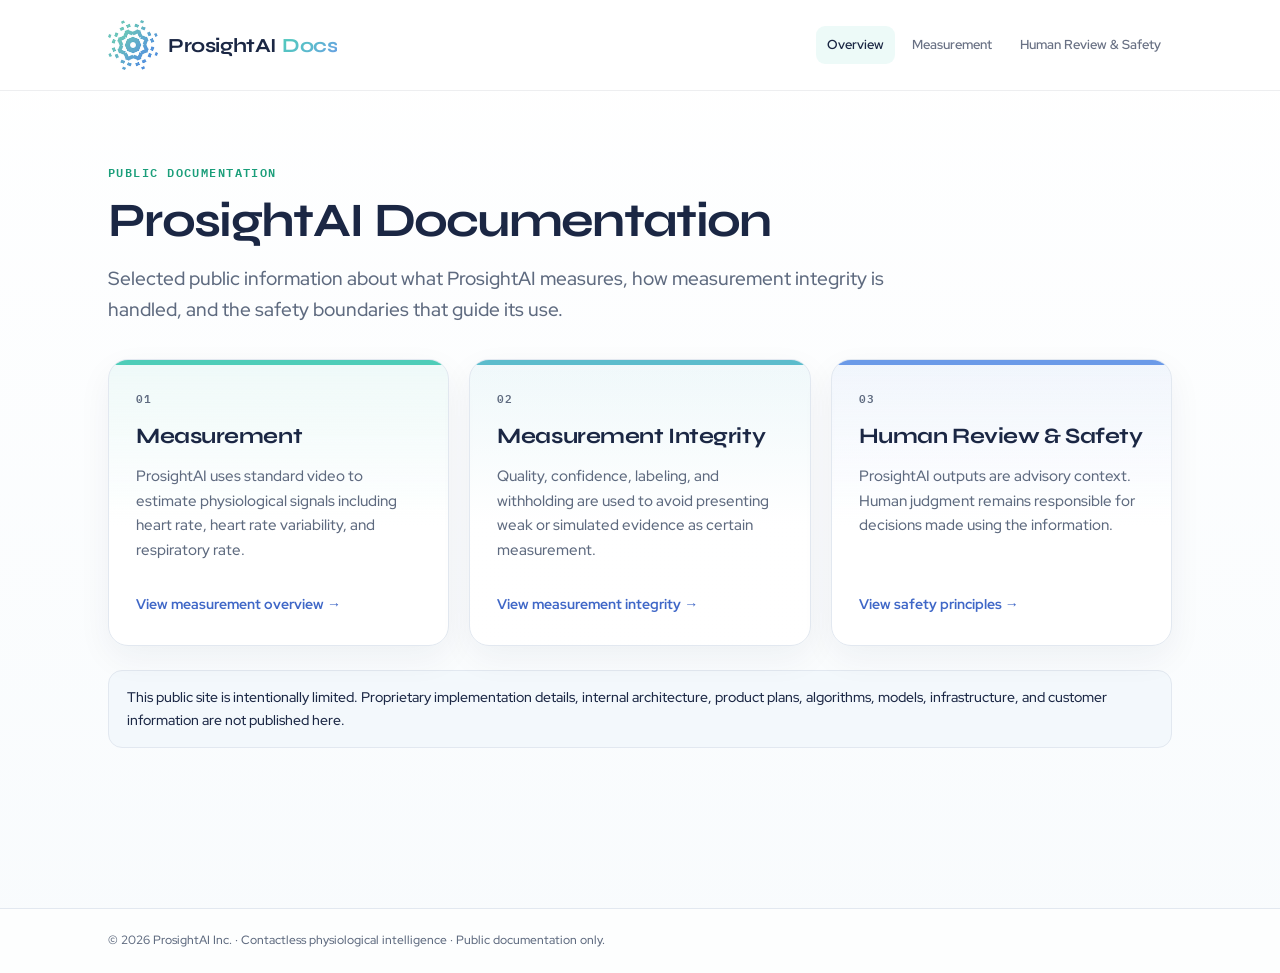
<file: index.html>
<!DOCTYPE html>
<html lang="en">
<head>
<meta charset="utf-8">
<meta name="viewport" content="width=device-width, initial-scale=1">
<title>ProsightAI Documentation</title>
<meta name="description" content="Selected public documentation about ProsightAI contactless physiological measurement, measurement integrity, and safety.">
<link rel="stylesheet" href="assets/docs.css">
<link rel="icon" href="assets/prosightai-icon.png">
</head>
<body>
<header class="site-header">
  <div class="inner">
    <a href="./" class="brand" aria-label="ProsightAI Documentation home">
      <img src="assets/prosightai-icon.png" alt="" class="brand-logo">
      <span class="brand-word">ProsightAI</span>
      <span class="brand-docs">Docs</span>
    </a>
    <nav class="top">
      <a href="./" aria-current="page">Overview</a>
      <a href="measurement.html">Measurement</a>
      <a href="safety.html">Human Review &amp; Safety</a>
    </nav>
  </div>
</header>
<main>
  <span class="section-label">Public Documentation</span>
  <h1>ProsightAI Documentation</h1>
  <p class="lead">Selected public information about what ProsightAI measures, how measurement integrity is handled, and the safety boundaries that guide its use.</p>

  <div class="doc-grid">
    <section class="doc-card accent-teal">
      <span class="card-number">01</span>
      <h2>Measurement</h2>
      <p>ProsightAI uses standard video to estimate physiological signals including heart rate, heart rate variability, and respiratory rate.</p>
      <a class="more" href="measurement.html#measurement">View measurement overview →</a>
    </section>

    <section class="doc-card accent-aqua">
      <span class="card-number">02</span>
      <h2>Measurement Integrity</h2>
      <p>Quality, confidence, labeling, and withholding are used to avoid presenting weak or simulated evidence as certain measurement.</p>
      <a class="more" href="measurement.html#integrity">View measurement integrity →</a>
    </section>

    <section class="doc-card accent-blue">
      <span class="card-number">03</span>
      <h2>Human Review &amp; Safety</h2>
      <p>ProsightAI outputs are advisory context. Human judgment remains responsible for decisions made using the information.</p>
      <a class="more" href="safety.html">View safety principles →</a>
    </section>
  </div>

  <div class="info">This public site is intentionally limited. Proprietary implementation details, internal architecture, product plans, algorithms, models, infrastructure, and customer information are not published here.</div>
</main>
<footer><div class="inner">© 2026 ProsightAI Inc. · Contactless physiological intelligence · Public documentation only.</div></footer>
</body>
</html>
</file>
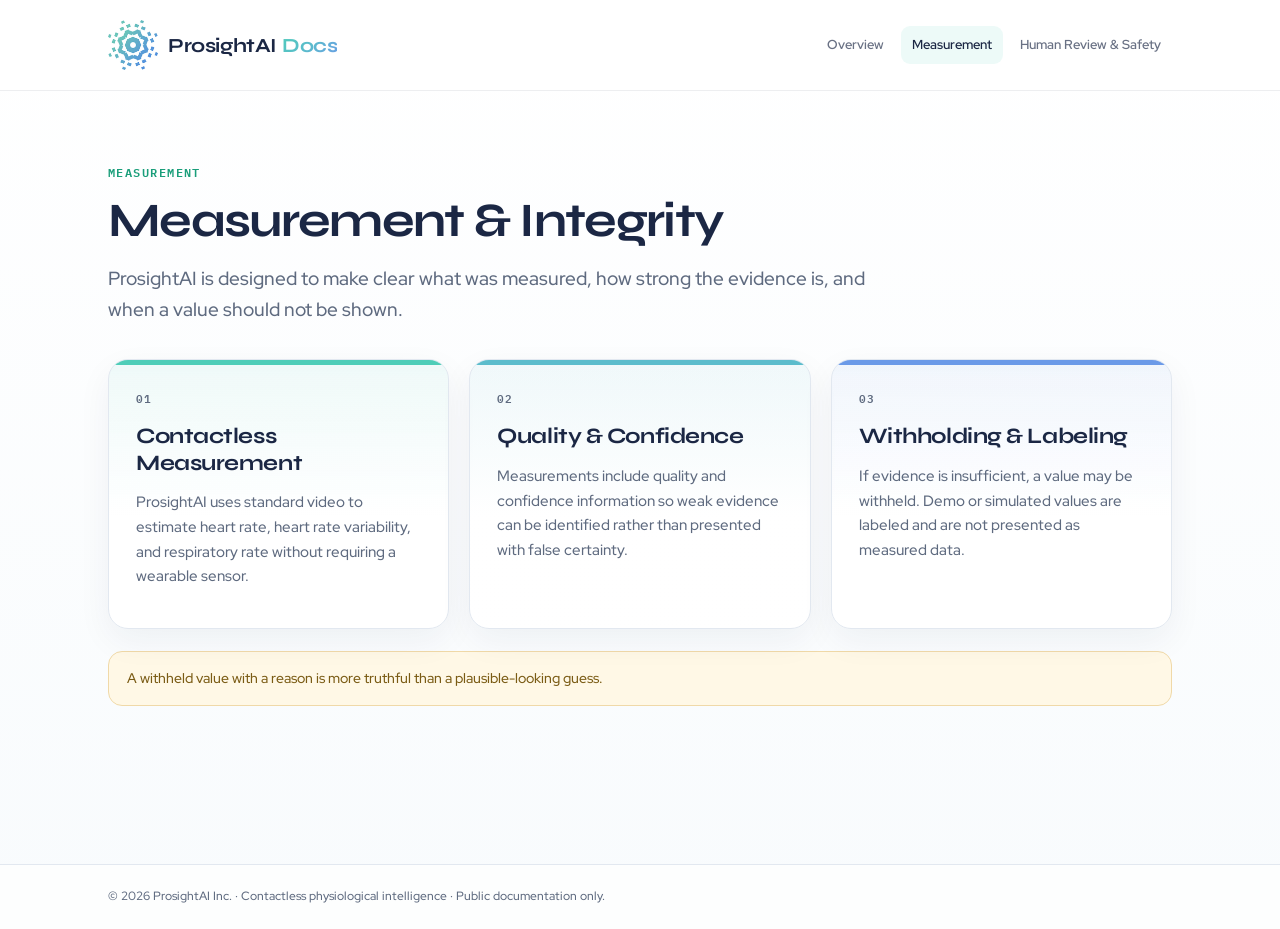
<file: measurement.html>
<!DOCTYPE html>
<html lang="en">
<head>
<meta charset="utf-8">
<meta name="viewport" content="width=device-width, initial-scale=1">
<title>Measurement · ProsightAI Documentation</title>
<meta name="description" content="Public information about ProsightAI physiological measurement, signal quality, confidence, labeling, and withholding.">
<link rel="stylesheet" href="assets/docs.css">
<link rel="icon" href="assets/prosightai-icon.png">
</head>
<body>
<header class="site-header">
  <div class="inner">
    <a href="./" class="brand" aria-label="ProsightAI Documentation home">
      <img src="assets/prosightai-icon.png" alt="" class="brand-logo">
      <span class="brand-word">ProsightAI</span>
      <span class="brand-docs">Docs</span>
    </a>
    <nav class="top">
      <a href="./">Overview</a>
      <a href="measurement.html" aria-current="page">Measurement</a>
      <a href="safety.html">Human Review &amp; Safety</a>
    </nav>
  </div>
</header>
<main>
  <span class="section-label">Measurement</span>
  <h1>Measurement &amp; Integrity</h1>
  <p class="lead">ProsightAI is designed to make clear what was measured, how strong the evidence is, and when a value should not be shown.</p>

  <div class="doc-grid">
    <section class="doc-card accent-teal" id="measurement">
      <span class="card-number">01</span>
      <h2>Contactless Measurement</h2>
      <p>ProsightAI uses standard video to estimate heart rate, heart rate variability, and respiratory rate without requiring a wearable sensor.</p>
    </section>

    <section class="doc-card accent-aqua" id="integrity">
      <span class="card-number">02</span>
      <h2>Quality &amp; Confidence</h2>
      <p>Measurements include quality and confidence information so weak evidence can be identified rather than presented with false certainty.</p>
    </section>

    <section class="doc-card accent-blue">
      <span class="card-number">03</span>
      <h2>Withholding &amp; Labeling</h2>
      <p>If evidence is insufficient, a value may be withheld. Demo or simulated values are labeled and are not presented as measured data.</p>
    </section>
  </div>

  <div class="note">A withheld value with a reason is more truthful than a plausible-looking guess.</div>
</main>
<footer><div class="inner">© 2026 ProsightAI Inc. · Contactless physiological intelligence · Public documentation only.</div></footer>
</body>
</html>
</file>
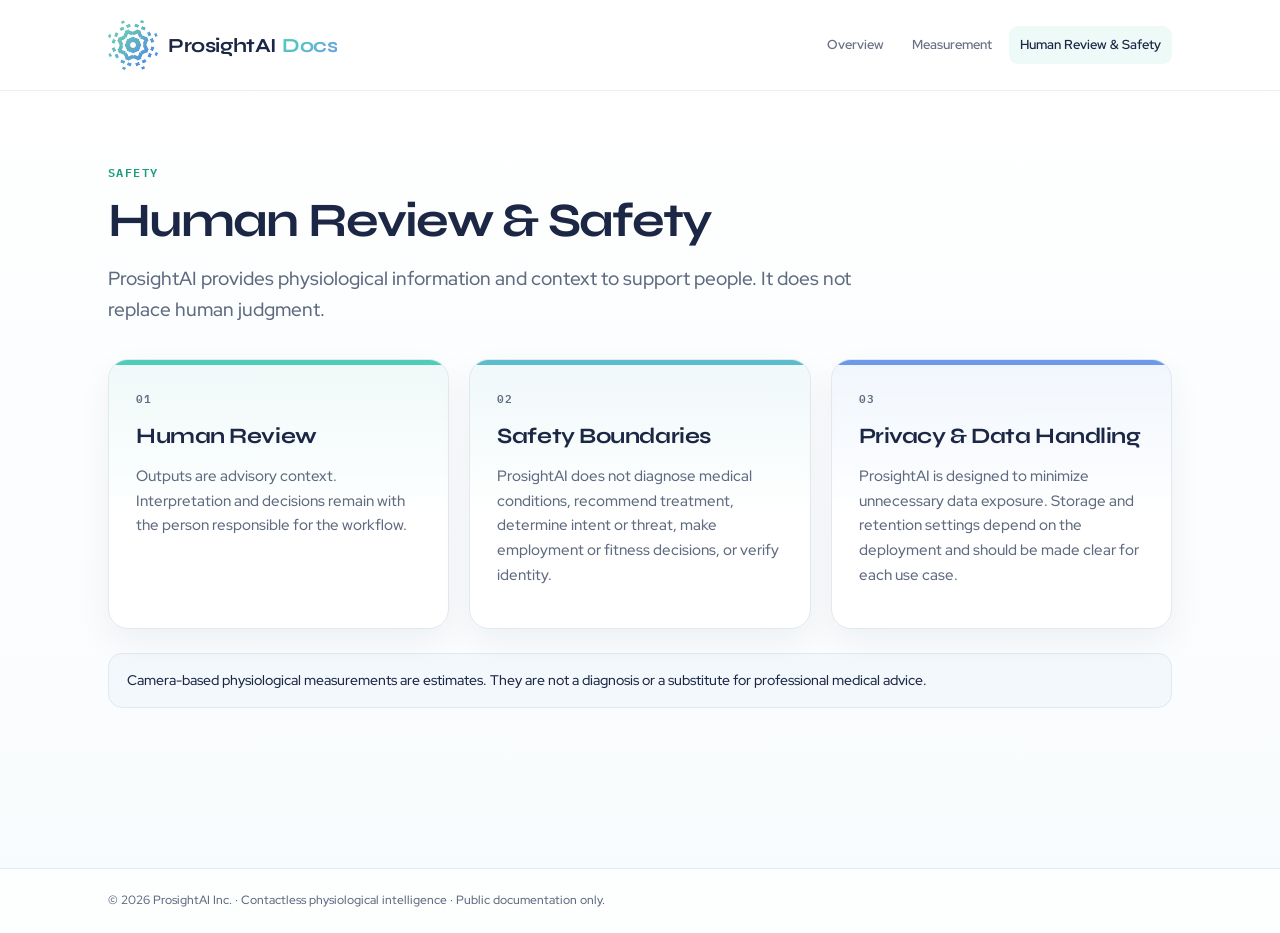
<file: safety.html>
<!DOCTYPE html>
<html lang="en">
<head>
<meta charset="utf-8">
<meta name="viewport" content="width=device-width, initial-scale=1">
<title>Human Review &amp; Safety · ProsightAI Documentation</title>
<meta name="description" content="Public information about ProsightAI human review, safety boundaries, and privacy posture.">
<link rel="stylesheet" href="assets/docs.css">
<link rel="icon" href="assets/prosightai-icon.png">
</head>
<body>
<header class="site-header">
  <div class="inner">
    <a href="./" class="brand" aria-label="ProsightAI Documentation home">
      <img src="assets/prosightai-icon.png" alt="" class="brand-logo">
      <span class="brand-word">ProsightAI</span>
      <span class="brand-docs">Docs</span>
    </a>
    <nav class="top">
      <a href="./">Overview</a>
      <a href="measurement.html">Measurement</a>
      <a href="safety.html" aria-current="page">Human Review &amp; Safety</a>
    </nav>
  </div>
</header>
<main>
  <span class="section-label">Safety</span>
  <h1>Human Review &amp; Safety</h1>
  <p class="lead">ProsightAI provides physiological information and context to support people. It does not replace human judgment.</p>

  <div class="doc-grid">
    <section class="doc-card accent-teal">
      <span class="card-number">01</span>
      <h2>Human Review</h2>
      <p>Outputs are advisory context. Interpretation and decisions remain with the person responsible for the workflow.</p>
    </section>

    <section class="doc-card accent-aqua">
      <span class="card-number">02</span>
      <h2>Safety Boundaries</h2>
      <p>ProsightAI does not diagnose medical conditions, recommend treatment, determine intent or threat, make employment or fitness decisions, or verify identity.</p>
    </section>

    <section class="doc-card accent-blue">
      <span class="card-number">03</span>
      <h2>Privacy &amp; Data Handling</h2>
      <p>ProsightAI is designed to minimize unnecessary data exposure. Storage and retention settings depend on the deployment and should be made clear for each use case.</p>
    </section>
  </div>

  <div class="info">Camera-based physiological measurements are estimates. They are not a diagnosis or a substitute for professional medical advice.</div>
</main>
<footer><div class="inner">© 2026 ProsightAI Inc. · Contactless physiological intelligence · Public documentation only.</div></footer>
</body>
</html>
</file>
<file: assets/docs.css>
@import url('https://fonts.googleapis.com/css2?family=IBM+Plex+Mono:wght@500;600&family=Red+Hat+Display:wght@400;500;600;700&family=Syne:wght@600;700&display=swap');

:root {
  --navy: #1B2744;
  --teal: #4ECDB8;
  --aqua: #5BBCCC;
  --blue: #6B9AE8;
  --text: #1B2744;
  --muted: #5E6A7F;
  --border: #E2E8F0;
  --info-bg: #F3F8FC;
  --amber-bg: #FFF8E6;
  --amber-border: #F0D9A8;
  --amber-text: #7A5B14;
  --brand-gradient: linear-gradient(135deg, #4ECDB8 0%, #5BBCCC 50%, #6B9AE8 100%);
}

* { box-sizing: border-box; margin: 0; padding: 0; }

body {
  font-family: 'Red Hat Display', -apple-system, BlinkMacSystemFont, 'Segoe UI', sans-serif;
  font-weight: 500;
  color: var(--text);
  background: linear-gradient(180deg, #FFFFFF 0%, #F8FBFD 100%);
  line-height: 1.65;
  -webkit-font-smoothing: antialiased;
}

a { color: #3F67C7; text-decoration: none; }
a:hover { text-decoration: none; }

.site-header {
  border-bottom: 1px solid rgba(27, 39, 68, 0.08);
  background: rgba(255, 255, 255, 0.94);
  backdrop-filter: blur(14px);
  -webkit-backdrop-filter: blur(14px);
  position: sticky;
  top: 0;
  z-index: 10;
}

.site-header .inner {
  max-width: 1120px;
  margin: 0 auto;
  min-height: 90px;
  padding: 12px 28px;
  display: flex;
  align-items: center;
  justify-content: space-between;
  gap: 28px;
  flex-wrap: wrap;
}

.brand {
  display: inline-flex;
  align-items: center;
  gap: 10px;
  font-family: 'Syne', sans-serif;
  font-weight: 700;
  font-size: 20px;
  letter-spacing: -0.02em;
  text-decoration: none;
  white-space: nowrap;
}

.brand:hover { text-decoration: none; }

.brand-logo {
  width: 50px;
  height: 50px;
  object-fit: contain;
  display: block;
  flex-shrink: 0;
}

.brand-word { color: var(--navy); }

.brand-docs {
  margin-left: -4px;
  background: var(--brand-gradient);
  -webkit-background-clip: text;
  -webkit-text-fill-color: transparent;
  background-clip: text;
}

nav.top { display: flex; gap: 6px; flex-wrap: wrap; align-items: center; }
nav.top a {
  font-size: 13px;
  font-weight: 600;
  color: rgba(27, 39, 68, 0.66);
  padding: 8px 11px;
  border-radius: 9px;
}
nav.top a:hover { color: var(--navy); background: rgba(27, 39, 68, 0.045); }
nav.top a[aria-current='page'] { color: var(--navy); background: rgba(78, 205, 184, 0.10); }

main {
  max-width: 1120px;
  margin: 0 auto;
  padding: 72px 28px 88px;
}

.section-label {
  display: block;
  margin-bottom: 12px;
  font-family: 'IBM Plex Mono', monospace;
  font-size: 12px;
  font-weight: 600;
  letter-spacing: 0.12em;
  text-transform: uppercase;
  color: #1A9E7A;
}

h1, h2, h3 {
  font-family: 'Syne', sans-serif;
  color: var(--navy);
}

h1 {
  font-size: clamp(34px, 5vw, 48px);
  line-height: 1.08;
  letter-spacing: -0.035em;
  margin-bottom: 16px;
}

h2 {
  font-size: 22px;
  line-height: 1.2;
  letter-spacing: -0.02em;
}

p { margin: 10px 0; }
p.lead { font-size: 19px; color: var(--muted); max-width: 780px; line-height: 1.65; }

.doc-grid {
  display: grid;
  grid-template-columns: repeat(3, minmax(0, 1fr));
  gap: 20px;
  margin: 34px 0 8px;
}

.doc-card {
  position: relative;
  overflow: hidden;
  min-height: 270px;
  border: 1px solid var(--border);
  border-radius: 20px;
  padding: 29px 27px;
  display: flex;
  flex-direction: column;
  gap: 12px;
  box-shadow: 0 12px 34px rgba(27, 39, 68, 0.055);
}

.doc-card::before {
  content: '';
  position: absolute;
  top: 0;
  left: 0;
  right: 0;
  height: 5px;
}

.doc-card.accent-teal {
  background: linear-gradient(180deg, rgba(78, 205, 184, 0.08) 0%, rgba(255, 255, 255, 0.98) 58%);
}
.doc-card.accent-teal::before { background: var(--teal); }

.doc-card.accent-aqua {
  background: linear-gradient(180deg, rgba(91, 188, 204, 0.08) 0%, rgba(255, 255, 255, 0.98) 58%);
}
.doc-card.accent-aqua::before { background: var(--aqua); }

.doc-card.accent-blue {
  background: linear-gradient(180deg, rgba(107, 154, 232, 0.08) 0%, rgba(255, 255, 255, 0.98) 58%);
}
.doc-card.accent-blue::before { background: var(--blue); }

.card-number {
  font-family: 'IBM Plex Mono', monospace;
  font-size: 11px;
  font-weight: 600;
  letter-spacing: 0.10em;
  color: var(--muted);
}

.doc-card h2 { margin: 4px 0 2px; }
.doc-card p { color: var(--muted); font-size: 15px; margin: 0; }
.doc-card .more { margin-top: auto; padding-top: 18px; font-size: 14px; font-weight: 700; }

.note {
  border: 1px solid var(--amber-border);
  background: var(--amber-bg);
  color: var(--amber-text);
  border-radius: 14px;
  padding: 15px 18px;
  font-size: 14px;
  margin: 22px 0;
}

.info {
  border: 1px solid var(--border);
  background: var(--info-bg);
  border-radius: 14px;
  padding: 15px 18px;
  font-size: 14px;
  margin: 24px 0;
}

footer { border-top: 1px solid var(--border); margin-top: 48px; background: rgba(255, 255, 255, 0.7); }
footer .inner { max-width: 1120px; margin: 0 auto; padding: 22px 28px; font-size: 12px; color: var(--muted); }

@media (max-width: 860px) {
  .doc-grid { grid-template-columns: 1fr; }
  .doc-card { min-height: 0; }
  .site-header .inner { align-items: center; }
}

@media (max-width: 640px) {
  .site-header .inner { min-height: 82px; padding: 10px 20px; }
  .brand { font-size: 18px; gap: 8px; }
  .brand-logo { width: 42px; height: 42px; }
  main { padding: 48px 20px 64px; }
  nav.top { width: 100%; padding-bottom: 8px; }
  nav.top a { padding: 7px 8px; font-size: 12px; }
  p.lead { font-size: 17px; }
}
</file>
